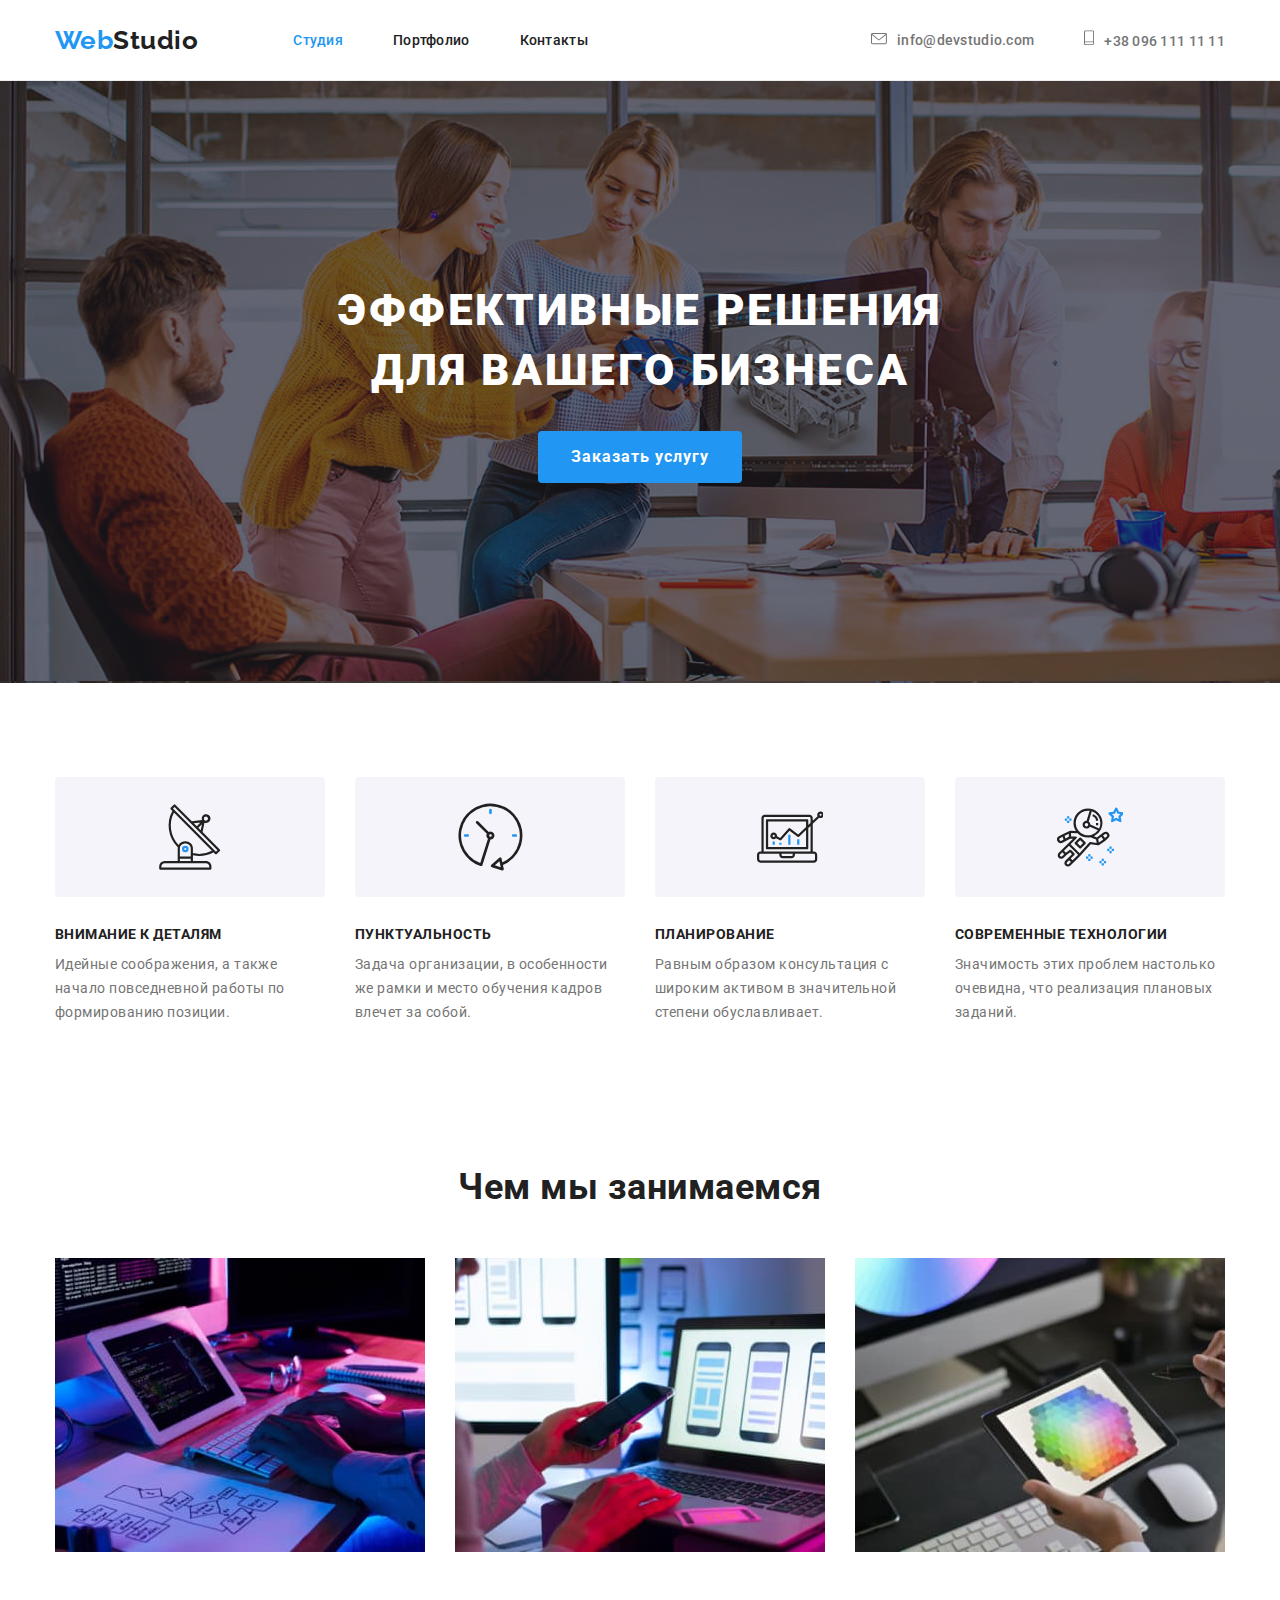
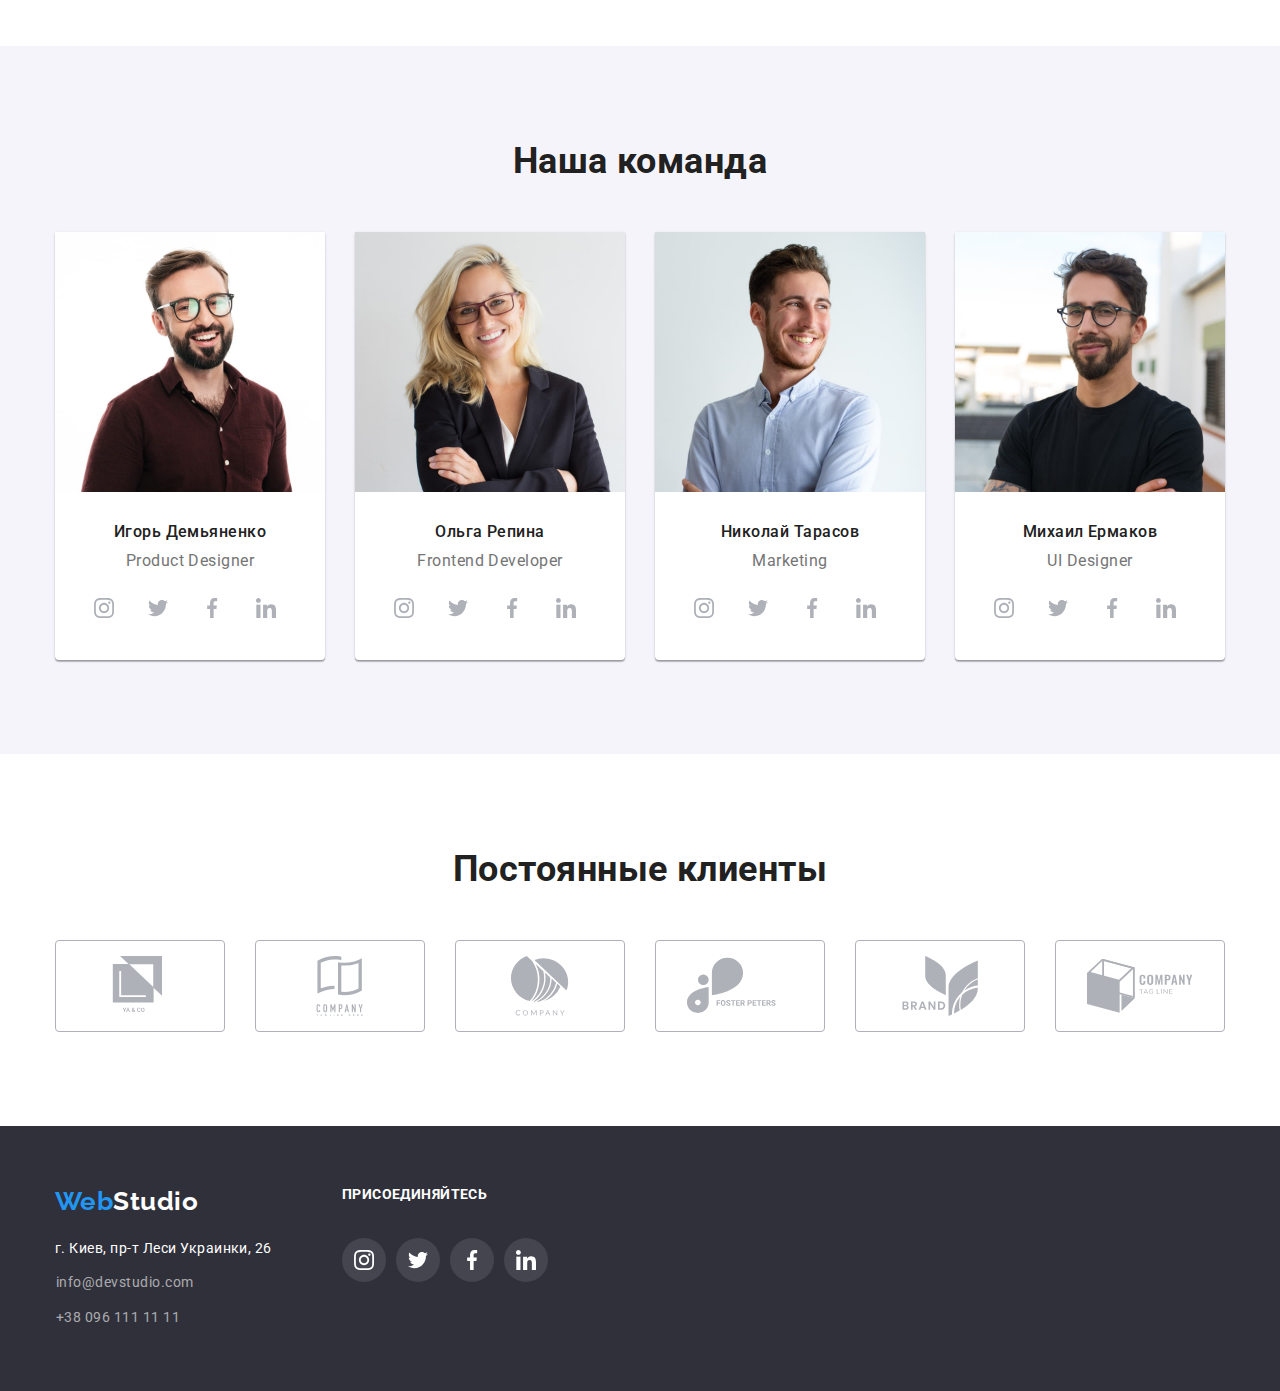
<file: index.html>
<!DOCTYPE html>
<html lang="ru">

<head>
    <meta charset="UTF-8" />
    <meta name="viewport" content="width=device-width, initial-scale=1.0" />
    <title>WebStudio</title>
    <link rel="preconnect" href="https://fonts.googleapis.com">
    <link rel="preconnect" href="https://fonts.gstatic.com" crossorigin>
    <link
        href="https://fonts.googleapis.com/css2?family=Raleway:wght@700&family=Roboto:wght@400;500;700;900&display=swap"
        rel="stylesheet">
    <link rel="stylesheet"
        href="https://cdnjs.cloudflare.com/ajax/libs/modern-normalize/1.1.0/modern-normalize.min.css">

    <link rel="stylesheet" href="./css/styles.css">
</head>

<body>
    <!-- Шапка сайта -->
    <header class="page-header">

        <div class="container container-flex">


            <nav class="nav flex">
                <a href="./index.html" class="top-logo logo">
                    <span class="accent">Web</span>Studio
                </a>

                <ul class="site-nav list">
                    <li><a href="./index.html" class="link current">Студия</a></li>

                    <li><a href="./portfolio.html" class="link">Портфолио</a></li>
                    <li><a href="" class="link">Контакты</a></li>
                </ul>
            </nav>




            <ul class="telephone-maill-header list flex">

                <li> <a href="mailto:info@devstudio.com" class="button2 "><svg class="link-icon2" width="16"
                            height="12">
                            <use href="./images/sprite.svg#icon-envelope"></use>
                        </svg>info@devstudio.com</a></li>
                <li><a href="tel:+380961111111" class="button2 "> <svg class="link-icon2" width="10" height="16">
                            <use href="./images/sprite.svg#icon-Vector"></use>
                        </svg>+38 096 111 11 11</a></li>
            </ul>
        </div>

    </header>

    <main>
        <!-- Герой -->

        <section class="hero ">
            <div class="container">
                <div class="hero-content">

                    <h1 class="hero-title">ЭФФЕКТИВНЫЕ РЕШЕНИЯ<br>
                        ДЛЯ ВАШЕГО БИЗНЕСА</h1>
                    <button type="button" class="button primary">Заказать услугу</button>
                </div>
            </div>
        </section>


        <!-- Переваги -->

        <section class="section-special-first ">
            <div class="container">

                <!-- <h2 class="unvisible">Список преимуществ</h2> -->

                <ul class="feature-list list">

                    <li class="feature-list-item">

                        <div class="invisible-icon2"><svg class="invisible-icon" width="65.32px" height="70px">
                                <use href="./images/sprite.svg#icon-antenna"></use>
                            </svg></div>

                        <h3 class="title">Внимание к деталям</h3>
                        <p class="text">
                            Идейные соображения, а также начало повседневной работы по формированию позиции.
                        </p>
                    </li>
                    <li class="feature-list-item">

                        <div class="invisible-icon2"><svg class="invisible-icon" width="66.96px" height="70px">
                                <use href="./images/sprite.svg#icon-clock"></use>

                            </svg></div>
                        <h3 class="title">Пунктуальность</h3>
                        <p class="text">
                            Задача организации, в особенности же рамки и место обучения кадров влечет за собой.
                        </p>
                    </li>
                    <li class="feature-list-item">

                        <div class="invisible-icon2"><svg class="invisible-icon" width="66.96px" height="70px">
                                <use href="./images/sprite.svg#icon-diagram"></use>
                            </svg></div>

                        <h3 class="title">Планирование</h3>
                        <p class="text">
                            Равным образом консультация с широким активом в значительной степени обуславливает.
                        </p>
                    </li>
                    <li class="feature-list-item">

                        <div class="invisible-icon2"> <svg class="invisible-icon" width="66.96px" height="70px">
                                <use href="./images/sprite.svg#icon-astronaut"></use>
                            </svg></div>

                        <h3 class="title">Современные технологии</h3>
                        <p class="text">
                            Значимость этих проблем настолько очевидна, что реализация плановых заданий.
                        </p>
                    </li>
                </ul>
            </div>
        </section>


        <!-- Послуги -->

        <section class="section-special-second services">
            <div class="container">
                <h2 class="section-main-title">Чем мы занимаемся</h2>

                <ul class="list services-list">

                    <li class="services-list-item">
                        <img src="./images/1th/layout.jpg" alt="Компьютер" width="370" />
                    </li>
                    <li class="services-list-item">
                        <img src="./images/1th/mobile_development.jpg" alt="Телефон" width="370" />
                    </li>
                    <li class="services-list-item">
                        <img src="./images/1th/design.jpg" alt="Планшет" width="370" />
                    </li>
                </ul>
            </div>
        </section>


        <!-- Співробітники компанії -->

        <section class="section employees">
            <div class="container">

                <h2 class="section-main-title">Наша команда</h2>
                <ul class="list employees-list">
                    <li class="employees-item">

                        <img src="./images/1th/Product_Designer.jpg" alt="Співробітник компанії" width="270" />
                        <div class="employees-item-description">
                            <h3>Игорь Демьяненко</h3>
                            <p>Product Designer</p>
                            <ul class="social-button list social-centr">


                                <li> <a href="#" class="social-block2"><svg class="social-links2">
                                            <!--  width="44px" height="44px"-->

                                            <use href="./images/svg/sprite.svg#instagram"></use>
                                        </svg>
                                    </a></li>
                                <li> <a href="#" class="social-block2"><svg class="social-links2">
                                            <use href="./images/svg/sprite.svg#twitter"></use>
                                        </svg>
                                    </a></li>

                                <li> <a href="#" class="social-block2"><svg class="social-links2">
                                            <use href="./images/svg/sprite.svg#facebook"></use>
                                        </svg>
                                    </a></li>
                                <li> <a href="#" class="social-block2 "><svg class="social-links2 ">
                                            <use href=" ./images/svg/sprite.svg#linkedin"></use>
                                        </svg>
                                    </a></li>
                            </ul>

                        </div>
                    </li>
                    <li class="employees-item">
                        <img src="./images/1th/Frontend_Developer.jpg" alt="Співробітник компанії" width="270" />
                        <div class="employees-item-description">
                            <h3>Ольга Репина</h3>
                            <p>Frontend Developer</p>
                            <ul class="social-button list social-centr">


                                <li> <a href="#" class="social-block2"><svg class="social-links2">
                                            <!--  width="44px" height="44px"-->

                                            <use href="./images/svg/sprite.svg#instagram"></use>
                                        </svg>
                                    </a></li>
                                <li> <a href="#" class="social-block2"><svg class="social-links2">
                                            <use href="./images/svg/sprite.svg#twitter"></use>
                                        </svg>
                                    </a></li>

                                <li> <a href="#" class="social-block2"><svg class="social-links2">
                                            <use href="./images/svg/sprite.svg#facebook"></use>
                                        </svg>
                                    </a></li>
                                <li> <a href="#" class="social-block2"><svg class="social-links2">
                                            <use href=" ./images/svg/sprite.svg#linkedin"></use>
                                        </svg>
                                    </a></li>
                            </ul>
                        </div>
                    </li>
                    <li class="employees-item">
                        <img src="./images/1th/Marketing.jpg" alt="Співробітник компанії" width="270" />
                        <div class="employees-item-description">
                            <h3>Николай Тарасов</h3>
                            <p>Marketing</p>
                            <ul class="social-button list social-centr">


                                <li> <a href="#" class="social-block2"><svg class="social-links2">
                                            <!--  width="44px" height="44px"-->

                                            <use href="./images/svg/sprite.svg#instagram"></use>
                                        </svg>
                                    </a></li>
                                <li> <a href="#" class="social-block2"><svg class="social-links2">
                                            <use href="./images/svg/sprite.svg#twitter"></use>
                                        </svg>
                                    </a></li>

                                <li> <a href="#" class="social-block2"><svg class="social-links2">
                                            <use href="./images/svg/sprite.svg#facebook"></use>
                                        </svg>
                                    </a></li>
                                <li> <a href="#" class="social-block2"><svg class="social-links2">
                                            <use href=" ./images/svg/sprite.svg#linkedin"></use>
                                        </svg>
                                    </a></li>
                            </ul>
                        </div>
                    </li>
                    <li class="employees-item">


                        <img src="./images/1th/UI_Designer.jpg" alt="Співробітник компанії" width="270" />
                        <div class="employees-item-description">

                            <h3>Михаил Ермаков</h3>
                            <p>UI Designer</p>
                            <ul class="social-button list social-centr">


                                <li> <a href="#" class="social-block2"><svg class="social-links2">
                                            <!--  width="44px" height="44px"-->

                                            <use href="./images/svg/sprite.svg#instagram"></use>
                                        </svg>
                                    </a></li>
                                <li> <a href="#" class="social-block2"><svg class="social-links2">
                                            <use href="./images/svg/sprite.svg#twitter"></use>
                                        </svg>
                                    </a></li>

                                <li> <a href="#" class="social-block2"><svg class="social-links2">
                                            <use href="./images/svg/sprite.svg#facebook"></use>
                                        </svg>
                                    </a></li>
                                <li> <a href="#" class="social-block2"><svg class="social-links2">
                                            <use href=" ./images/svg/sprite.svg#linkedin"></use>
                                        </svg>
                                    </a></li>
                            </ul>
                        </div>
                    </li>
                </ul>
            </div>
        </section>


        <!-- Постійні клієнти -->


        <section class="section-special-second section employees background-partners">
            <div class="container ">
                <h2 class="section-main-title">Постоянные клиенты</h2>
                <ul class="client">

                    <!-- старий варіант-->
                    <!--<li class="client-logo"><a href=""> <svg class="client-icon client-icon4">
                                <use href="./images/sprite.svg#icon-Client1"></use>
                            </svg></a></li>
                    <li class="client-logo"><a href=""><svg class="client-icon client-icon4">
                                <use href="./images/sprite.svg#icon-Client2"></use>
                            </svg></a></li>
                    <li class="client-logo"><a href=""><svg class="client-icon client-icon4">
                                <use href="./images/sprite.svg#icon-Client3"></use>
                            </svg></a></li>
                    <li class="client-logo"><a href=""><svg class="client-icon client-icon4">
                                <use href="./images/sprite.svg#icon-Client4"></use>
                            </svg></a></li>
                    <li class="client-logo"><a href=""><svg class="client-icon client-icon4">
                                <use href="./images/sprite.svg#icon-Client5"></use>
                            </svg></a></li>
                    <li class="client-logo"><a href=""><svg class="client-icon client-icon4">
                                <use href="./images/sprite.svg#icon-Client6"></use>
                            </svg></a></li>-->




                    <li class="item">
                        <a class="client-logo" href="" aria-label="">
                            <svg class="client-icon client-icon4">
                                <use href="./images/sprite.svg#icon-Client1"></use>
                            </svg>
                        </a>
                    </li>
                    <li class="item">
                        <a class="client-logo" href="" aria-label="">
                            <svg class="client-icon client-icon4">
                                <use href="./images/sprite.svg#icon-Client2"></use>
                            </svg>
                        </a>
                    </li>
                    <li class="item">
                        <a class="client-logo" href="" aria-label="">
                            <svg class="client-icon client-icon4">
                                <use href="./images/sprite.svg#icon-Client3"></use>
                            </svg>
                        </a>
                    </li>
                    <li class="item">
                        <a class="client-logo" href="" aria-label="">
                            <svg class="client-icon client-icon4">
                                <use href="./images/sprite.svg#icon-Client4"></use>
                            </svg>
                        </a>
                    </li>
                    <li class="item">
                        <a class="client-logo" href="" aria-label="">
                            <svg class="client-icon client-icon4">
                                <use href="./images/sprite.svg#icon-Client5"></use>
                            </svg>
                        </a>
                    </li>
                    <li class="item">
                        <a class="client-logo" href="" aria-label="">
                            <svg class="client-icon client-icon4">
                                <use href="./images/sprite.svg#icon-Client6"></use>
                            </svg>
                        </a>
                    </li>




                </ul>



            </div>
        </section>





    </main>

    <!-- Футер -->

    <footer class="footer">

        <div class="container container-footer ">
            <div>
                <a href="./index.html" class="footer-logo logo">


                    <span class="accent">Web</span><span class="second-part">Studio</span>
                </a>

                <address class="address">
                    <p class="address-margin">г. Киев, пр-т Леси Украинки, 26</p>
                    <ul class="list">
                        <li class="address-margin"><a href="mailto:info@devstudio.com"
                                class="button">info@devstudio.com</a>
                        </li>
                        <li><a href="tel:+380961111111" class="button">+38 096 111 11 11</a></li>
                    </ul>
                </address>
            </div>



            <div class="container-footer2">
                <h3 class="social-h">ПРИСОЕДИНЯЙТЕСЬ</h3>



                <ul class="social-button list">

                    <li> <a href="#" class="social-block3"><svg class="social-links3">
                                <!--  width="44px" height="44px"-->

                                <use href="./images/svg/sprite.svg#instagram"></use>
                            </svg>
                        </a></li>
                    <li> <a href="#" class="social-block3"><svg class="social-links3">
                                <use href="./images/svg/sprite.svg#twitter"></use>
                            </svg>
                        </a></li>

                    <li> <a href="#" class="social-block3"><svg class="social-links3">
                                <use href="./images/svg/sprite.svg#facebook"></use>
                            </svg>
                        </a></li>
                    <li> <a href="#" class="social-block3"><svg class="social-links3">
                                <use href="./images/svg/sprite.svg#linkedin"></use>
                            </svg>
                        </a></li>

                </ul>

            </div>


        </div>


    </footer>

</body>

</html>
</file>
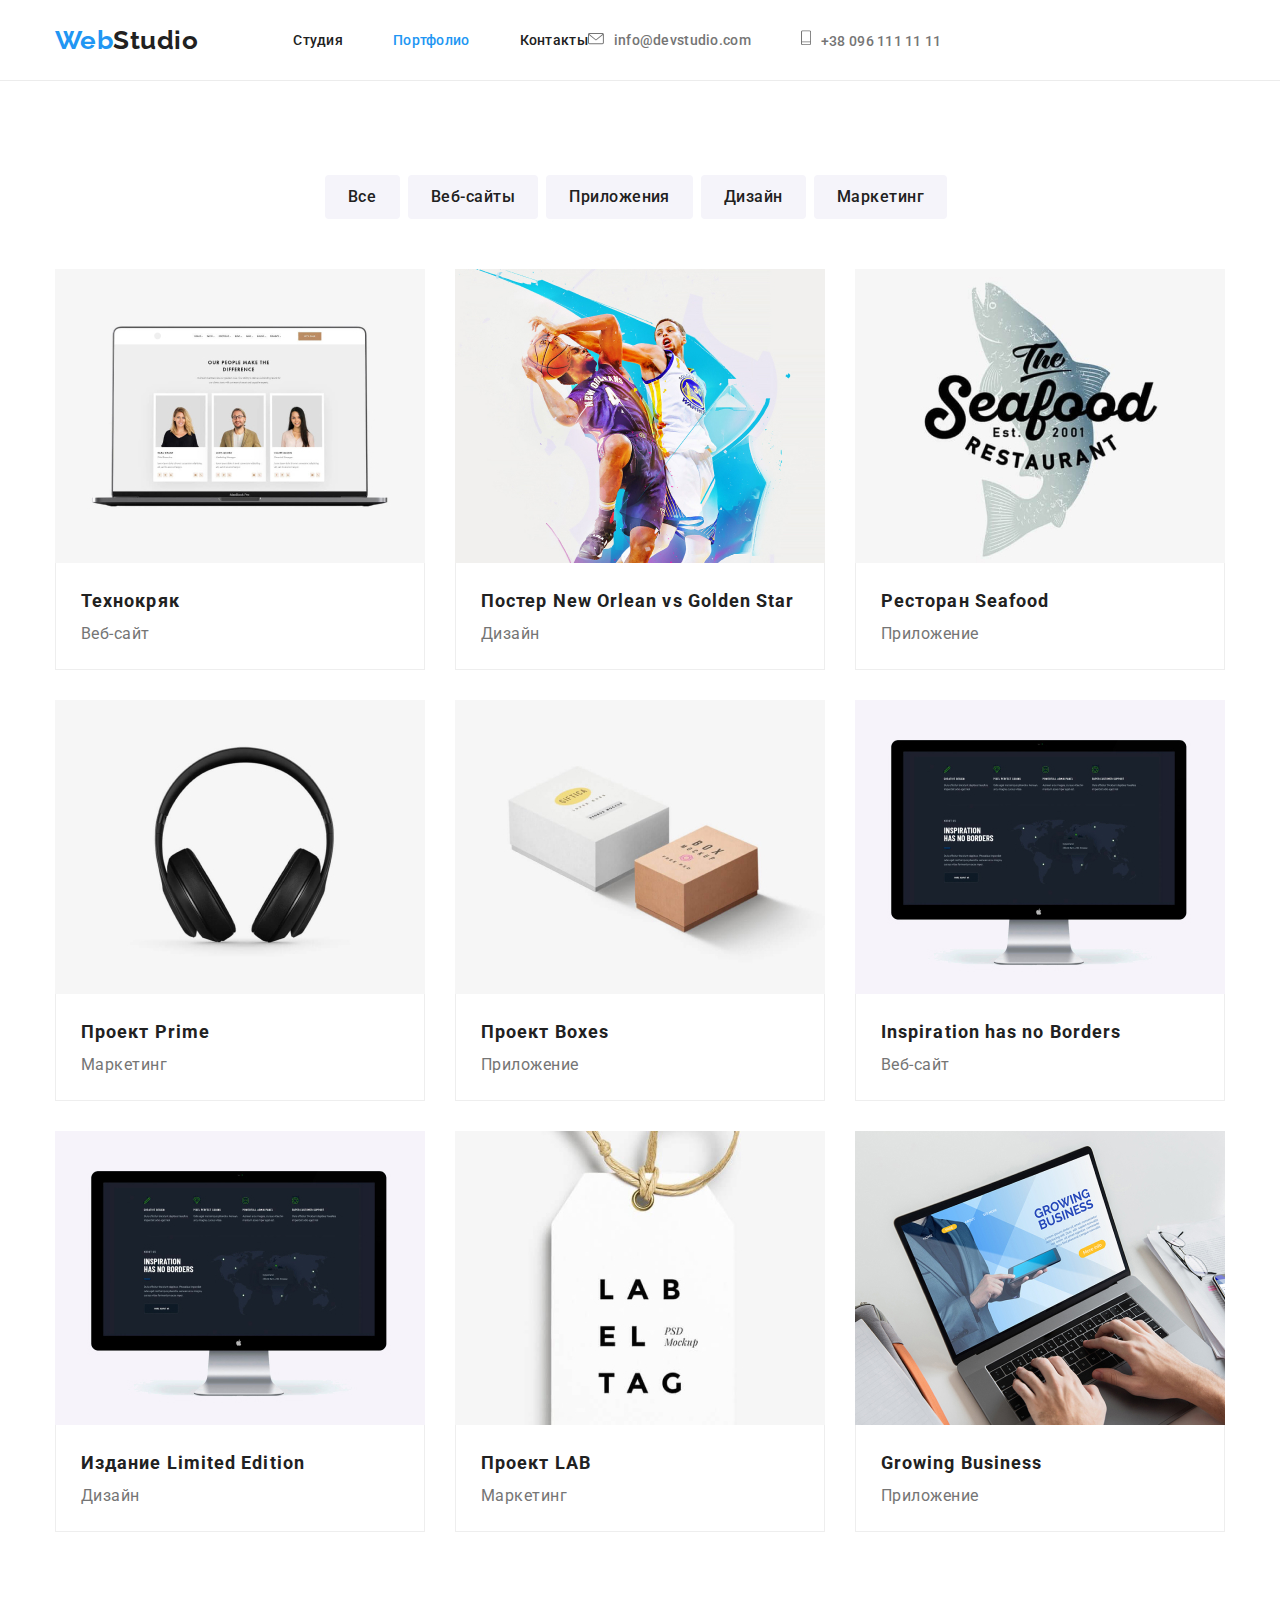
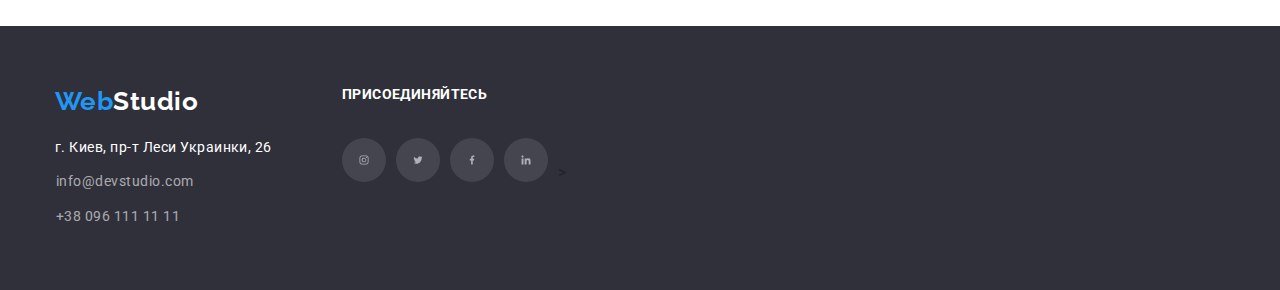
<file: portfolio.html>
<!DOCTYPE html>
<html lang="ru">

<head>
    <meta charset="UTF-8" />
    <meta name="viewport" content="width=device-width, initial-scale=1.0" />
    <title>Портфолио</title>
    <link rel="preconnect" href="https://fonts.googleapis.com">
    <link rel="preconnect" href="https://fonts.gstatic.com" crossorigin>
    <link
        href="https://fonts.googleapis.com/css2?family=Raleway:wght@700&family=Roboto:wght@400;500;700;900&display=swap"
        rel="stylesheet">
    <link rel="stylesheet"
        href="https://cdnjs.cloudflare.com/ajax/libs/modern-normalize/1.1.0/modern-normalize.min.css">

    <link rel="stylesheet" href="./css/styles.css" />
</head>

<body>
    <!-- Шапка сайта -->
    <header class="page-header">
        <div class="container flex">


            <nav class="nav flex">
                <a href="./index.html" class="top-logo logo">
                    <span class="accent">Web</span>Studio
                </a>

                <ul class="site-nav list">
                    <li><a href="./index.html" class="link">Студия</a></li>

                    <li><a href="./portfolio.html" class="link current">Портфолио</a></li>
                    <li><a href="" class="link">Контакты</a></li>
                </ul>
            </nav>

            <ul class="telephone-maill-header list">

                <li> <a href="mailto:info@devstudio.com" class="button2 "><svg class="link-icon2" width="16"
                            height="12">
                            <use href="./images/sprite.svg#icon-envelope"></use>
                        </svg>info@devstudio.com</a></li>
                <li><a href="tel:+380961111111" class="button2 "> <svg class="link-icon2" width="10" height="16">
                            <use href="./images/sprite.svg#icon-Vector"></use>
                        </svg>+38 096 111 11 11</a></li>
            </ul>
        </div>
    </header>



    <main class="section">

        <!-- **<h1>Список проектів портфоліо</h1>*** -->


        <section>
            <div class="container">

                <!-- Фільтр -->
                <ul class="filter flex list">


                    <li>
                        <button type="button" class="button secondary filter-shadow">Все</button>
                    </li>
                    <li>
                        <button type="button" class="button secondary filter-shadow">Веб-сайты</button>
                    </li>
                    <li>
                        <button type="button" class="button secondary filter-shadow">Приложения</button>
                    </li>
                    <li>
                        <button type="button" class="button secondary filter-shadow">Дизайн</button>
                    </li>
                    <li>
                        <button type="button" class="button secondary filter-shadow">Маркетинг</button>
                    </li>
                </ul>

                <!-- Проекти -->

                <ul class="projects list ">
                    <li class="projects-item projects-box-shadow">
                        <a href=""><img src="./images/portfolio/Tekhnokryak.jpg" alt="Проект нашей компании"
                                width="370" />
                            <div class="projects-item-description">
                                <h2>Технокряк</h2>
                                <p>Веб-сайт</p>
                            </div>
                        </a>
                    </li>
                    <li class="projects-item projects-box-shadow">
                        <a href=""><img src="./images/portfolio/Poster-New-Orlean-vs-Golden-Star.jpg"
                                alt="Проект нашей компании" width="370" />
                            <div class="projects-item-description">
                                <h2>Постер New Orlean vs Golden Star</h2>
                                <p>Дизайн</p>
                            </div>
                        </a>
                    </li>
                    <li class="projects-item projects-box-shadow">
                        <a href=""><img src="./images/portfolio/Restoran-Seafood.jpg" alt="Проект нашей компании"
                                width="370" />
                            <div class="projects-item-description">
                                <h2>Ресторан Seafood</h2>
                                <p>Приложение</p>
                            </div>
                        </a>
                    </li>
                    <li class="projects-item projects-box-shadow">
                        <a href=""><img src="./images/portfolio/Proekt-Prime.jpg" alt="Проект нашей компании"
                                width="370" />
                            <div class="projects-item-description">
                                <h2>Проект Prime</h2>
                                <p>Маркетинг</p>
                            </div>
                        </a>
                    </li>
                    <li class="projects-item projects-box-shadow">
                        <a href=""><img src="./images/portfolio/Proekt-Boxes.jpg" alt="Проект нашей компании"
                                width="370" />
                            <div class="projects-item-description">
                                <h2>Проект Boxes</h2>
                                <p>Приложение</p>
                            </div>
                        </a>
                    </li>
                    <li class="projects-item projects-box-shadow">
                        <a href=""><img src="./images/portfolio/Inspiration-has-no-Borders.jpg"
                                alt="Проект нашей компании" width="370" />
                            <div class="projects-item-description">
                                <h2>Inspiration has no Borders</h2>
                                <p>Веб-сайт</p>
                            </div>
                        </a>
                    </li>
                    <li class="projects-item projects-box-shadow">
                        <a href=""><img src="./images/portfolio/Inspiration-has-no-Borders.jpg"
                                alt="Проект нашей компании" width="370" />
                            <div class="projects-item-description">
                                <h2>Издание Limited Edition</h2>
                                <p>Дизайн</p>
                            </div>
                        </a>
                    </li>
                    <li class="projects-item projects-box-shadow">
                        <a href=""><img src="./images/portfolio/Proekt-LAB.jpg" alt="Проект нашей компании"
                                width="370" />
                            <div class="projects-item-description">
                                <h2>Проект LAB</h2>
                                <p>Маркетинг</p>
                            </div>
                        </a>
                    </li>
                    <li class="projects-item projects-box-shadow">
                        <a href=""><img src="./images/portfolio/Growing-Business.jpg" alt="Проект нашей компании"
                                width="370" />
                            <div class="projects-item-description">
                                <h2>Growing Business</h2>
                                <p>Приложение</p>
                            </div>
                        </a>
                    </li>
                </ul>
            </div>
        </section>

    </main>

    <!-- Футер -->

    <footer class="footer">

        <div class="container container-footer ">
            <div>
                <a href="./index.html" class="footer-logo logo">


                    <span class="accent">Web</span><span class="second-part">Studio</span>
                </a>

                <address class="address">
                    <p class="address-margin">г. Киев, пр-т Леси Украинки, 26</p>
                    <ul class="list">
                        <li class="address-margin"><a href="mailto:info@devstudio.com"
                                class="button">info@devstudio.com</a>
                        </li>
                        <li><a href="tel:+380961111111" class="button">+38 096 111 11 11</a></li>
                    </ul>
                </address>
            </div>



            <div class="container-footer2">
                <h3 class="social-h">ПРИСОЕДИНЯЙТЕСЬ</h3>



                <ul class="social-button list">

                    <li> <a href="#" class="social-block3"><svg class="social-links3">
                                <!--  width="44px" height="44px"-->

                                <use href="./images/sprite.svg#icon-instagram"></use>
                            </svg>
                        </a></li>
                    <li> <a href="#" class="social-block3"><svg class="social-links3">
                                <use href=" ./images/sprite.svg#icon-twitter"></use>
                            </svg>
                        </a></li>

                    <li> <a href="#" class="social-block3"><svg class="social-links3">
                                <use href=" ./images/sprite.svg#icon-facebook"></use>
                            </svg>
                        </a></li>
                    <li> <a href="#" class="social-block3"><svg class="social-links3">
                                <use href=" ./images/sprite.svg#icon-linkedin"></use>
                            </svg>
                        </a></li>>

                </ul>

            </div>


        </div>


    </footer>

</body>

</html>
</file>
<file: css/styles.css>
:root {
  --accent-color: #2196f3;
  --primary-white-color: #ffffff;
  --primary-text-color: #212121;
  --secondary-text-color: #757575;
  --title-text-color: #212121;
  --secondary-background-color: #2f303a;
  --special-background-color: #f5f4fa;
}





body {
  margin: 0;
  font-family: Roboto, sans-serif;
  background-color: var(--primary-white-color);
  color: var(--primary-text-color);
  letter-spacing: 0.03em;
}
h1,
h2,
h3,
h4,
h5,
h6,
p {
  margin-top: 0;
  margin-bottom: 0;
}
ul,
ol {
  margin-top: 0;
  margin-bottom: 0;
  padding-left: 0;
}
img {
  display: block;
}
/* ============== COMPONENTS ============== */
.container {
  width: 1200px;
  padding-left: 15px;
  padding-right: 15px;
  margin: 0 auto;
  box-sizing: border-box;

  
}
.container-footer{
  display: flex;

}
.container-footer2{
  margin-left: 70px;
}

.list {
  list-style: none;
  padding: 0;
}
.unvisible {
  color: var(--primary-white-color);
}
.flex {
  display: flex;
  flex-direction: row;
}

.no-margin.list {
  margin: 0;
}

.no-margin {
  margin: 0;
}
/* ============== END COMPONENTS ============== */

/* ============== BUTTONS ============== */
.button {
  cursor: pointer;
  color: var(--secondary-text-color);
  font-family: inherit;
  display: inline-block;
  text-align: center;
  border: 1px solid transparent;
}

.button.primary {
  color: var(--primary-white-color);
  background-color: var(--accent-color);
  font-family: inherit;
  font-weight: 700;
  font-size: 16px;
  line-height: 1.87;
  display: flex;
  align-items: center;
  letter-spacing: 0.06em;
  padding: 10px 32px;
  border-radius: 4px;
  margin: 0 auto;
}

.button.secondary {
  color: var(--primary-text-color);
  background-color: var(--special-background-color);

  
  font-family: inherit;
  font-weight: 500;
  font-size: 16px;
  line-height: 1.87;
  display: flex;
  align-items: center;
  padding: 6px 22px;
  letter-spacing: 0.03em;
  border-radius: 4px;
  min-width: 75px;
}

.button.secondary:hover,
.button.secondary:focus {
  color: var(--primary-white-color);
  background-color: var(--accent-color);
}

.button.primary:hover,
.button.primary:focus {
  color: var(--accent-color);
  background-color: var(--primary-white-color);
}
/* ============== END BUTTONS ============== */

/* ============== HEADER ============== */
.page-header {
  border-bottom: 1px solid #ececec;
}
/*
.page-header li {
  padding: 32px 0;
}*/

.top-logo {
  color: var(--title-text-color);
  font-family: Raleway;
  font-weight: 700;
  font-size: 26px;
  line-height: 1.17;
  text-decoration: none;
  margin: 0 95px 0 0;
  padding: 25px 0 25px 0;
  /* outline: 2px solid red; */
}

.logo .accent {
  color: var(--accent-color);
}
/* ============== NAVIGATION ============== */

.site-nav {
  display: flex;

  margin: auto 0;
}
.site-nav{ display:flex;}
.site-nav :not(:last-child){margin-right: 50px;}

.nav-menu{ display:flex;}
.nav-menu :not(:last-child){margin-right: 50px;}

.site-nav  {
  color: var(--accent-color);
}



.link{font-weight: 500;
  padding-top: 24px;
padding-bottom: 25px;
font-size: 14px;
  line-height: 1.14;
  letter-spacing: 0.02em;
  text-decoration: none;
  color: var(--primary-text-color);
}

.link2{font-weight: 500;
  padding-top: 24px;
padding-bottom: 25px;
font-size: 14px;
  line-height: 1.14;
  letter-spacing: 0.02em;
  
 
}

 .link:hover,
 .link:focus {
  color: var(--accent-color);
}


 .link.current {
  color: var(--accent-color);
}




/*!!!!!!!!!!!!!!!!!!!!!!!!*/
.telephone-maill-header {
  font-style: normal;
  font-weight: 500;
  font-size: 14px;
  line-height: 1.14;
  letter-spacing: 0.02em;
  display: flex;
 /* flex-direction: row;*/
  align-items: center;
  margin: left;
  /*margin-left: auto;*/
}

.telephone-maill-header .button {
  color: var(--secondary-text-color);
  text-decoration: none;
  
}
.telephone-maill-header{
}

.telephone-maill-header :not(:last-child){margin-right: 50px;}


.telephone-maill-header .button:hover,
.telephone-maill-header .button:focus {
  color: var(--accent-color);

}

.button2{
    text-decoration: none; 
  
}
.button2:hover, .button2:focus {
  color: var(--accent-color);

}
.button2:hover  .link-icon2 {
 fill: #2196F3;
 
}
.button2:focus  .link-icon2 {
 fill: #2196F3;
 
}



.button2{
font-weight: 500;
padding-top: 24px;
padding-bottom: 25px;
font-size: 14px;
line-height: 16px;
letter-spacing: 0.02em;

color: #757575;

}

.button3{
/*font-weight: 500;*/
padding-top: 24px;
padding-bottom: 25px;}

.container-flex{
 display: block;
 display: flex;
  align-items: center;
  justify-content: space-between;
  
}

/* ============== END NAVIGATION ============== */

/* ============== END HEADER ============== */

/* ============== HERO ============== */

.hero {
  background-color: var(--secondary-background-color);

 
  padding-bottom: 200px;
  padding-top: 200px;
  
  display: flex;
   align-items: center;
   text-align: center;
  justify-content: space-between;
justify-content: center;

  background-image:linear-gradient(rgba(47, 48, 58, 0.4),rgba(47, 48, 58, 0.4)), url(../images/1.png);
  
;
   max-width: 1600px;
  height: auto;
  

  margin: 0 auto;
  box-sizing: border-box;
}
.hero-title {
  color: var(--primary-white-color);
  font-weight: 900;
  font-size: 44px;
  line-height: 1.36;
  letter-spacing: 0.06em;
  text-transform: uppercase;
  /* margin: 0 auto; */
  margin-bottom: 30px;
}
.hero-content {
  margin: 0 auto;
  /*max-width: 700px;*/
  
}
/* ============== END HERO ============== */

/* ============== SECTION ============== */


.section {
  padding: 94px 0;
}
.section .title,
.section-special-first .title {
  color: var(--title-text-color);
  font-size: 14px;
  line-height: 1.14;
  text-transform: uppercase;
  margin-top: 0;
  margin-bottom: 10px;
}
.title{
  padding-top: 30px;
}

.section-main-title {
  color: var(--title-text-color);
  font-size: 36px;
  line-height: 1.17;
  text-align: center;
  margin-top: 0;
  margin-bottom: 50px;
}


.section-special-first {
  padding: 94px 0 47px 0;
}

.section-special-second {

    /* padding: 47px 0 0px 0; */
    padding-top: 94px;
    padding-bottom: 94px;

}

/* ============== END SECTION ============== */

/* ============== FEATURES ============== */

.feature-list .text {
  color: var(--secondary-text-color);
  font-size: 14px;
  line-height: 1.71;
}

.feature-list {
  text-align: left;
  display: inline-block;
  display: flex;
  margin-left: -30px;
  margin-top: -30px;
}

.feature-list-item {
  margin-top: 30px;
  margin-left: 30px;
  /*flex-basis: calc((100% - 120px) / 4);*/
   width: 270px; 
   
}

/* ============== END FEATURES ============== */

/* ============== SERVICES ============== */

.services-list {
  display: inline-block;
  display: flex;
  flex-direction: row;
  flex-wrap: wrap;
  margin-left: -30px;
  margin-top: -30px;
}

.services-list-item {
  margin-left: 30px;
  margin-top: 30px;
  flex-basis: calc((100% - 90px) / 3);
}


/* ============== END SERVICES ============== */

/* ============== EMPLOYEES ============== */
.employees {
  background-color: var(--special-background-color);
  text-align: center;
  background: #F5F4FA;
;
}
.background-partners{ background: #fff;

}
.employees-list {
  /* margin: 0; */
  display: inline-block;
  display: flex;
  flex-direction: row;
  flex-wrap: wrap;
  margin-left: -30px;
  margin-top: -30px;
}

.employees-item {
  background-color: #fff;
  margin: 0;
  display: inline-block;
  margin-left: 30px;
  margin-top: 30px;
  /*flex-basis: calc((100% - 120px) / 4);*/
  box-shadow: 0px 1px 3px rgba(0, 0, 0, 0.12), 0px 1px 1px rgba(0, 0, 0, 0.14),
    0px 2px 1px rgba(0, 0, 0, 0.2);
  border-radius: 0px 0px 4px 4px;
}

.employees-item-description {
 padding-top: 30px;
 padding-bottom: 30px;
 

}


.employees-item h3 {
  color: var(--title-text-color);
  font-weight: 500;
  font-size: 16px;
  line-height: 1.2;
  margin: 0 auto 10px auto;
}

.employees-item p {
  color: var(--secondary-text-color);
  font-size: 16px;
  line-height: 1.2;
  margin: 0;
}


/* ============== END EMPLOYEES ============== */

/* ============== PORTFOLIO PROJECTS ============== */



.filter {
  align-items: center;
  margin: 0 auto 50px 0;
  display: flex;
  flex-direction: reverse;
  justify-content: center;
}

.filter .button {
  margin-right: 8px;
}
.filter-shadow:hover, .filter-shadow:focus{
  box-shadow: 0px 3px 1px rgba(0, 0, 0, 0.1), 0px 1px 2px rgba(0, 0, 0, 0.08), 0px 2px 2px rgba(0, 0, 0, 0.12);
}

.projects a {
  text-decoration: none;
  color: var(--title-text-color);
}

.projects h2 {
  font-size: 18px;
  line-height: 2;
  letter-spacing: 0.06em;
}

.projects p {
  color: var(--secondary-text-color);
  font-size: 16px;
  line-height: 1.87;
}

.projects {
  display: flex;
  flex-direction: row;
  flex-wrap: wrap;
  margin-left: -30px;
  margin-top: -30px;
}
.projects-box-shadow:hover{
  box-shadow: 0px 1px 1px rgba(0, 0, 0, 0.12), 0px 4px 4px rgba(0, 0, 0, 0.06), 1px 4px 6px rgba(0, 0, 0, 0.16);
}


.projects-item {
  margin-left: 30px;
  margin-top: 30px;
  flex-basis: calc((100% - 90px) / 3);
  /* align-content: space-between; */
}

.projects-item-description {
  border: 1px solid #eeeeee;
  border-top: none;
  padding: 20px 25px;
}

.projects-item-description p,
h2 {
  margin: 0;
}

/* ============== END PORTFOLIO PROJECTS ============== */

/* ============== FOOTER ============== */

.footer {
  background-color: var(--secondary-background-color);
  padding: 60px 0;
}

.footer-logo {
  color: var(--title-text-color);
  font-family: Raleway;
  font-weight: 700;
  font-size: 26px;
  line-height: 1.17;
  text-decoration: none;
  display: inline-block;
  margin-bottom: 20px;
}

.logo .second-part {
  color: var(--primary-white-color);
}
/* ============== CONTACT INFORMATION ============== */

.address {
  color: var(--primary-white-color);
  font-style: normal;
  font-size: 14px;
  line-height: 1.71;
  text-decoration: none;
}

.address .button {
  color: rgba(255, 255, 255, 0.6);
  text-decoration: none;
}

.address .button:hover,
.address .button:focus {
  color: var(--accent-color);
}

.address-margin {
  margin-bottom: 9px;
}
/* ============== END CONTACT INFORMATION ============== */

/* ============== END FOOTER ============== */

/*va1*/
.lnk-s{
  width: 44px;
  height: 44px;
   margin-right: 10px;
 /*ФОН*/
  --color1: rgba(255, 255, 255, 0.1);
  /*КОЛІР ЕЛЕМЕНТІ*/
  --color2: #AFB1B8;
}
.lnk-s:hover{
--color1:red;/*  var(--accent-color) */
--color2: #fff;
}
.lnk-s:focus-within{
--color1:red;/*  var(--accent-color) */
--color2: #fff;
}
/**/
/*var2*//*Співробітники компанії кнопки соцмереж*/
.social-block2 {
  display: flex;
  display: block;

  border-radius: 50%;
  
}
.social-block2:focus, .social-block2:hover  {
  --color1: black;
  background-color: #2196F3;
  --color2: #fff;
   width: 44px;
  height: 44px;
}
/***********************************************/

.social-block2 {
  display: flex;
  /*display: block;*/
  width: 44px;
  height: 44px;
  border-radius: 50%;
  margin-right: 10px;
   --color2:  #AFB1B8;
;
}
.social-block2:focus {
  
  background-color: #2196F3;
  --color2: #fff;
}
.social-block2:hover {
  
  background-color: #2196F3;
  --color2: #fff;
}

.social-links2 {
  display: flex;
    margin: auto;
  
  width: 20px;
  height: 20px;
  --color1: none;
}


/*
.social-links2 {
  width: 44px;
  height: 44px;
  --color1: none;
  margin-right: 10px;
  
}***************************************************************************************/
/*
.social-links2:hover {
  --color1: #2196F3;
  --color2: #fff;
}*/
/*.social-links2:focus {
  --color1: #2196F3;
  --color2: #fff;
  border: 44px;
  border-radius: 50%;
  background-color: #2196f3;
 
}

.button.primary:hover,
.button.primary:focus {
  color: var(--accent-color);
  background-color: var(--primary-white-color);
}
*/




/**var3**/
/*Футер кнопки соцмереж*/
/*
.social-block3 {
    display: flex;
    border-radius: 50%;
    
    background: rgba(255, 255, 255, 0.1);
    margin-right: 10px;
}
.social-block3:focus, .social-block3:hover  {
 
  background-color: black;
  --color2: #fff;
}



.social-links3 {
  width: 44px;
  height: 44px;
  --color1: none;
  --color2: #fff;
}
.social-links3:focus {
  --color1:  #2196F3;
  --color2: #fff;
 
}
.social-links3:hover{
  --color1:  #2196F3;
  --color2: #fff;
  
}*/
.social-block3 {
  display: flex;
  /*display: block;*/
background: rgba(255, 255, 255, 0.1);
  width: 44px;
  height: 44px;
border-radius: 50%;

  margin-right: 10px;
   fill: #fff;
}
.social-block3:focus {
  
  background-color: #2196F3;
  --color2: #fff;
}
.social-block3:hover {
  
  background-color: #2196F3;
  --color2: #fff;
}

.social-links3 {
  /**/display: flex;
    margin: auto;
  
  width: 20px;
  height: 20px;
  --color1: none;
}



/**/



/*SVG*/
.link-icon {

width: 44px;
  height: 44px;
 background-color: none;
  margin-right: 10px;
 /*ФОН*/
  --color1: rgba(255, 255, 255, 0.1);
  /*КОЛІР ЕЛЕМЕНТІ*/
  --color2: #AFB1B8;
  
}
.link-icon:hover{
    --color1:red;/*  var(--accent-color) */
  --color2: #fff;
}

.link-icon:focus{
    --color1: black;/*var(--accent-color)*/
  --color2: #fff;
  width: 44px;
  height: 44px;
  /*border-radius: 50%;*/
  outline:none;

}

.link-icon2{
  fill: #757575;
  margin-right: 10px;
}
.link-icon2:hover, 
.link-icon2:focus{
fill: #2196F3;

}





  .link-icon-button{
  background-color: none;

  margin-right: 10px;
  width: 44px;
  height: 44px;
  --color1: rgba(255, 255, 255, 0.1);
  --color2: #fff;}

  .link-icon-button:hover, .link-icon-button:focus {
    --color1: var(--accent-color);
  --color2: #fff;}

.client-icon{
 
 /* width:106px ;
  height:60px ;*/
 /*padding:92px 170px ;*/

  border: 1px solid #AFB1B8;
box-sizing: border-box;}



.invisible-icon{
  background: #F5F4FA;
border-radius: 4px;
justify-content: center;}

.invisible-icon2{
   background: #F5F4FA;
   width: 270px;
height: 120px;
background: #F5F4FA;
border-radius: 4px;
display: flex;
   align-items: center;
  justify-content: space-between;
justify-content: center;


}
.client{
   list-style: none;
  
display: flex;
justify-content: center;
/*padding-left: 16px;
padding-right: 16px;
padding-top: 32px;
padding-bottom: 32px;
border: 1px solid #2196F3;
box-sizing: border-box;
border-radius: 4px;*/
padding-top: 0px;

}


.client :not(:last-child){margin-right: 30px;}

/*.client :hover{
  fill: #2196F3;
  
}*/
.client-logo{
list-style: none;
  width: 170px;
height: 92px;

border: 1px solid #AFB1B8;
box-sizing: border-box;
border-radius: 4px;
display: flex;
align-items: center;
justify-content: space-between;
justify-content: center;
cursor: pointer;
}

.client-logo:focus, .client-logo:hover {
 fill: #2196F3;
 border: 1px solid;
 border-color:  #2196F3;
}  




.client-logo  .client-icon:hover{
 fill: #2196F3;
 
}

.client-logo  .client-icon:focus{
 fill: #2196F3;
 
}/**/


.client-icon:hover, .client-logo:hover{
 fill: #2196F3;
 
}

/*.social-block2:focus, .social-block2:hover  {
  --color1: black;
  background-color: #2196F3;
  --color2: #fff;
}*/


.client-logo:focus,  .client-icon:focus{
 fill: #2196F3;
 
}
.client-logo:hover  .client-icon{
 fill: #2196F3;
 
}

.client-logo:focus  .client-icon{
 fill: #2196F3;
 
}


.client-icon:focus, .client-icon:hover {
 fill: #2196F3;
 border: 1px solid;
 border-color:  #2196F3;}




.client-logo:hover   {
 
 
  
}



.client-icon{
  display: flex;
  align-items: center;
  justify-content: center;
  fill: #AFB1B8;
 




max-width: 106px;
max-height: 60px;
min-height:60px; ;
min-width: 106px;

}
.client-icon:focus {
  border: 1px solid;
 border-color:   #2196F3;}



.client-icon :not(:last-child ){margin-right: 30px;}

.social-button {
  font-style: normal;
  
  /*font-size: 14px;
  line-height: 1.14;
  letter-spacing: 0.02em;*/
  display: flex;
  flex-direction: row;
  align-items: flex-end;
  
  
}

.social-h{
  font-family: Roboto;
font-weight: bold;
font-size: 14px;
line-height: 16px;
letter-spacing: 0.03em;
text-transform: uppercase;
text-align:start;
margin-bottom: 36px;

color: #FFFFFF;
}

.social-color{
  fill: red;
}

.social-centr{
display: flex;
justify-content: center;
margin-top: 16px;
}

.client-icon{
  border: 0;
}
  /*SVG  END*/

  .client-logo:focus, .client-logo:hover,{
background-color: #2196F3;
border: dashed red;
}



/*********************/
</file>
